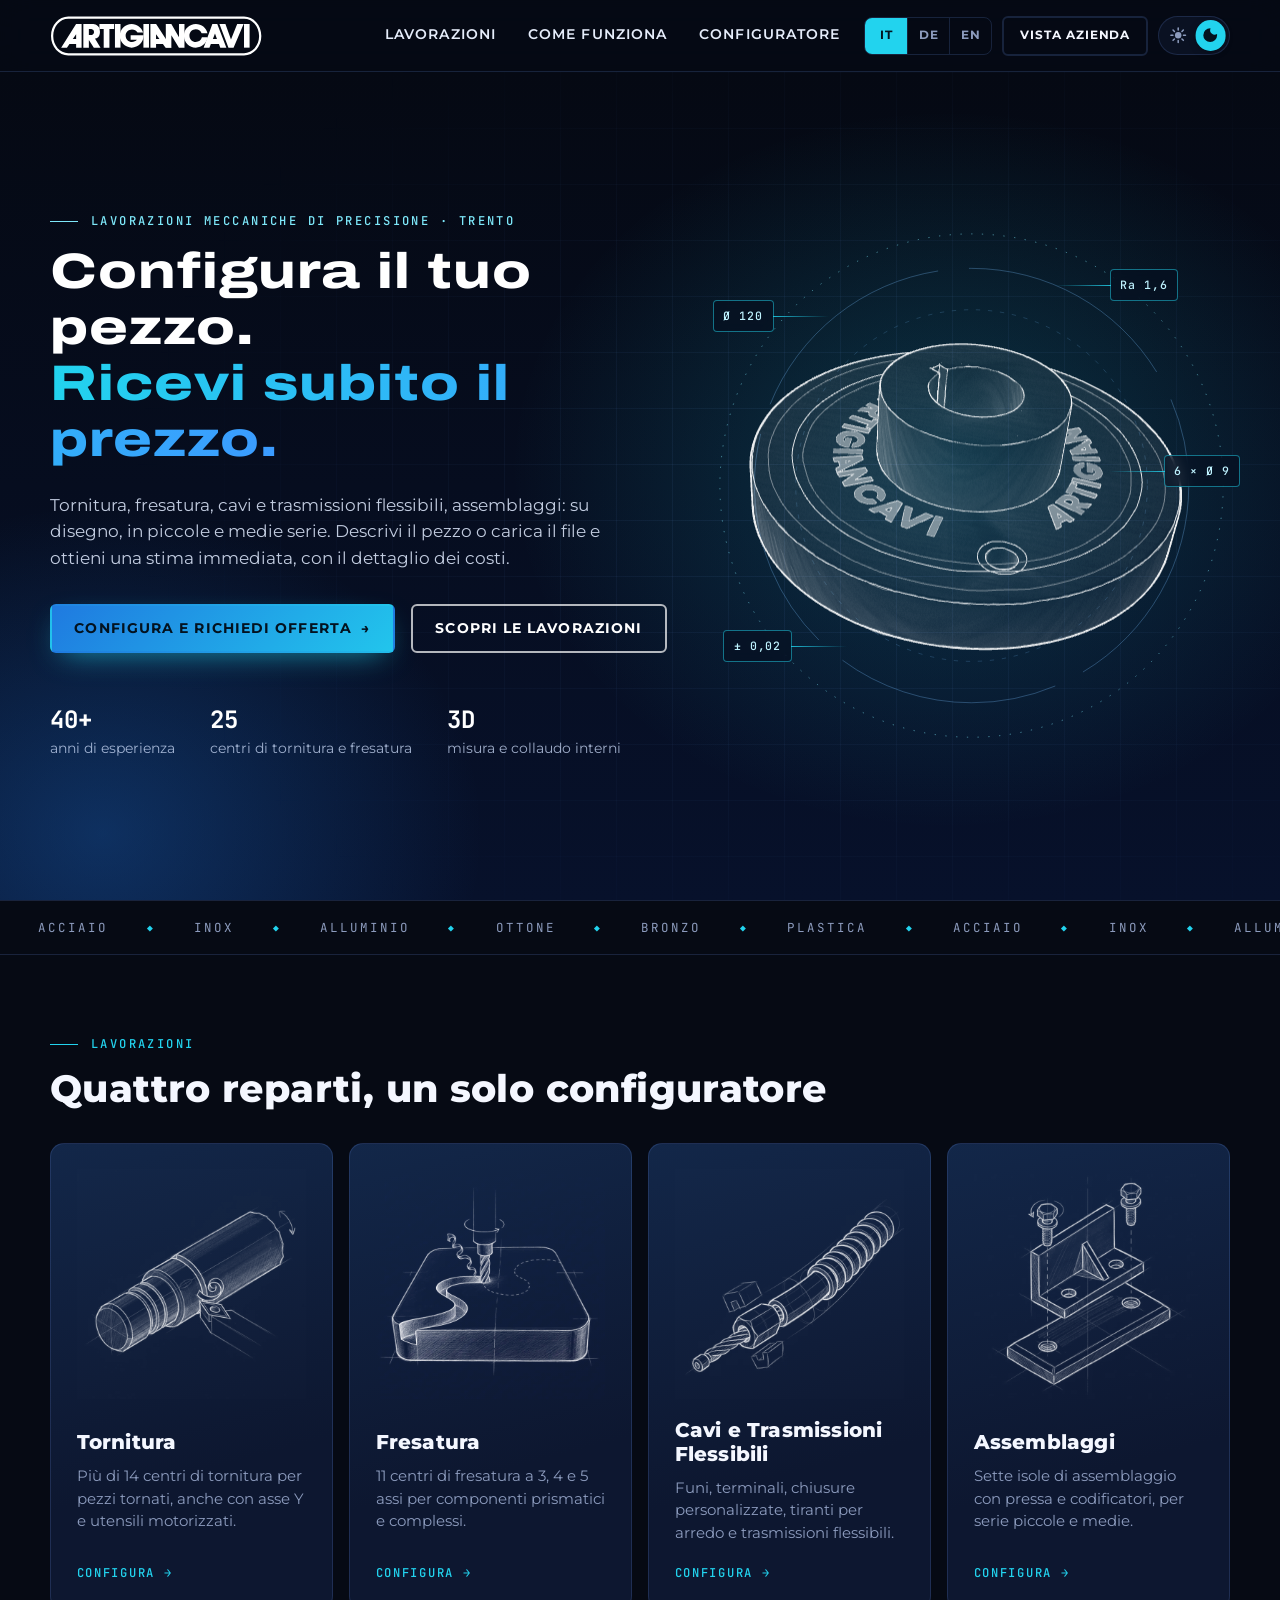
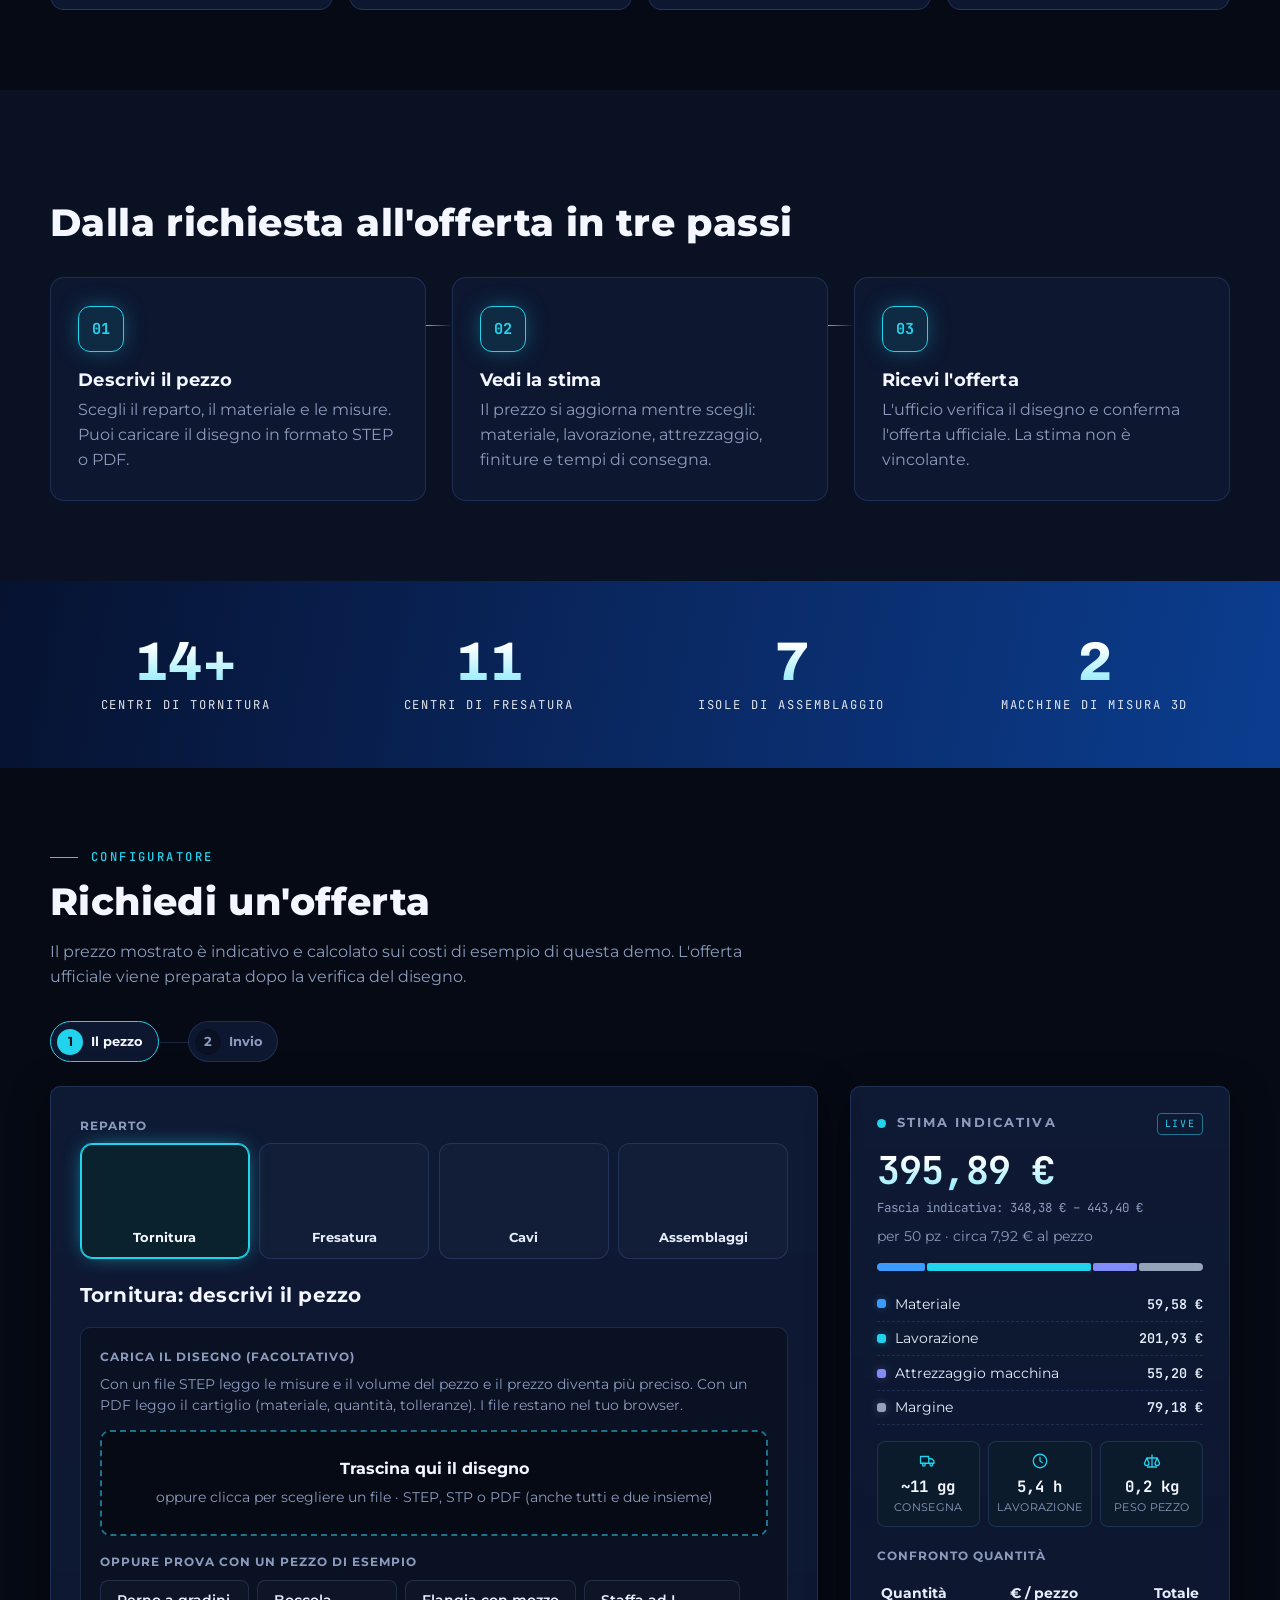
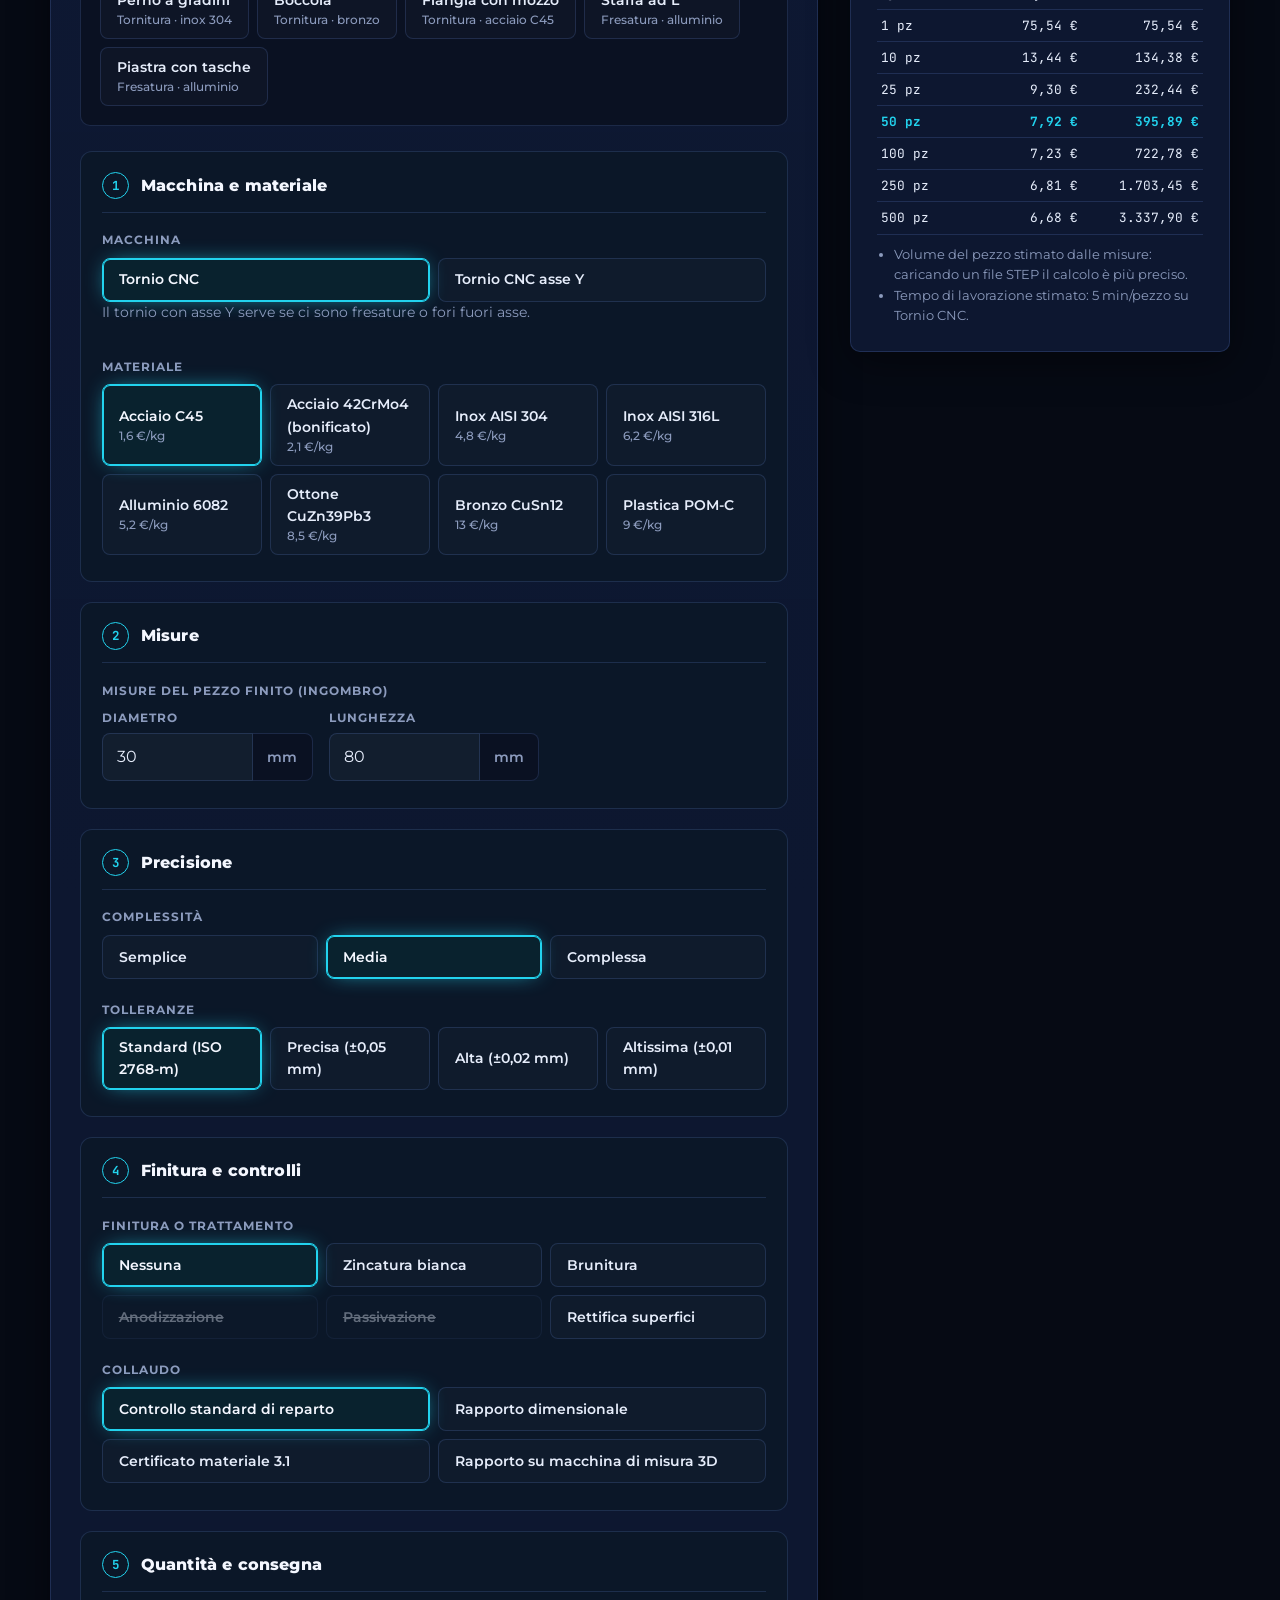
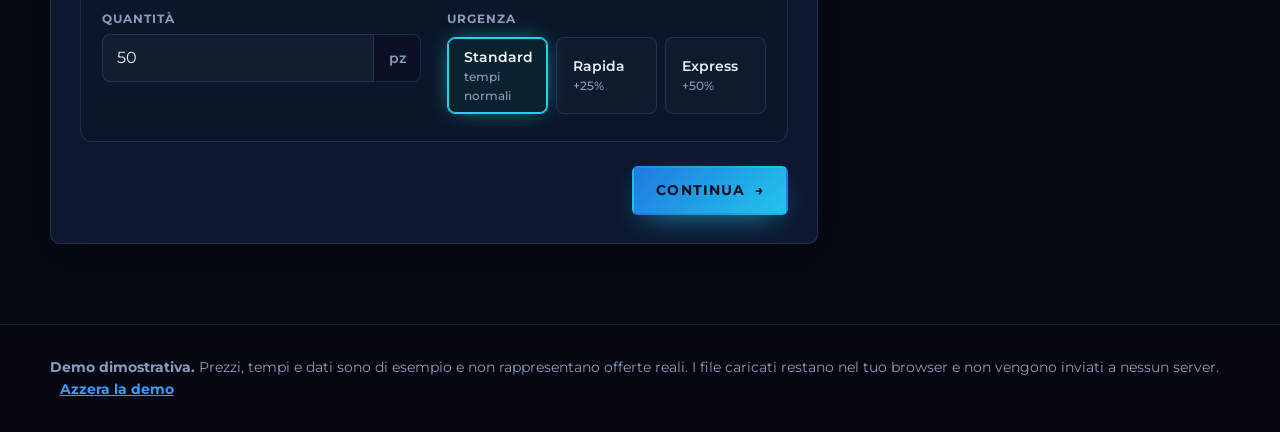
<file: index.html>
<!DOCTYPE html>
<html lang="it" data-theme="dark">
<head>
<meta charset="utf-8">
<meta name="viewport" content="width=device-width, initial-scale=1, viewport-fit=cover">
<meta name="robots" content="noindex, nofollow">
<meta name="color-scheme" content="dark light">
<meta name="theme-color" content="#050913">
<title>Configuratore lavorazioni | Demo</title>
<link rel="icon" href="img/favicon.svg" type="image/svg+xml">
<script>
  /* Tema e animazioni decisi prima del disegno della pagina, per evitare lampi.
     Predefinito: scuro. Il pulsante in alto porta al tema chiaro. */
  (function () {
    var h = document.documentElement;
    try {
      var t = localStorage.getItem("tema");
      if (t !== "dark" && t !== "light") t = "dark";
      h.setAttribute("data-theme", t);
    } catch (e) {}
    if ("IntersectionObserver" in window) h.classList.add("js-anim");
    // Disco della prima schermata: predefinito = disco a matita che ruota; ?disco=immagine = schizzo fermo (immagine); ?disco=3d = metallo che ruota
    if (/[?&]disco=3d/.test(location.search)) h.classList.add("disco-3d");
    else if (/[?&]disco=immagine/.test(location.search)) h.classList.add("disco-immagine");
  })();
</script>
<link rel="preconnect" href="https://fonts.googleapis.com">
<link rel="preconnect" href="https://fonts.gstatic.com" crossorigin>
<link href="https://fonts.googleapis.com/css2?family=Montserrat:wght@400;500;600;700;800&family=Archivo:wdth,wght@125,800&family=JetBrains+Mono:wght@500;700&display=swap" rel="stylesheet">
<!-- Il pezzo 3D della prima schermata parte a scaricarsi subito, in parallelo alla pagina -->
<script type="importmap">{"imports":{"three":"./js/vendor/three.module.min.js"}}</script>
<link rel="preload" as="image" href="img/hero-ruota.webp" type="image/webp" fetchpriority="high">
<link rel="modulepreload" href="js/vendor/three.module.min.js">
<link rel="modulepreload" href="js/hero3d.js?v=61">
<link rel="stylesheet" href="css/style.css?v=61">
</head>
<body>

<header class="top" id="top">
  <a class="logo" href="#/" data-i18n-attr="aria-label:nav.home" aria-label="Home">
    <img class="logo-chiaro" src="img/logo.svg" alt="Artigiancavi" height="40">
    <img class="logo-scuro" src="img/logo-bianco.svg" alt="" height="40">
  </a>
  <nav class="menu" id="menu" data-i18n-attr="aria-label:nav.principale" aria-label="Principale">
    <a href="#reparti" data-vai="reparti" data-i18n="nav.lavorazioni">Lavorazioni</a>
    <a href="#come" data-vai="come" data-i18n="nav.come">Come funziona</a>
    <a href="#configuratore" data-vai="configuratore" data-i18n="nav.configuratore">Configuratore</a>
    <div class="lingue lingue-menu" data-lingue role="group" data-i18n-attr="aria-label:lang.scelta" aria-label="Lingua"></div>
    <a href="#/azienda" id="menu-azienda" class="voce-azienda">Vista azienda</a>
  </nav>
  <div class="top-azioni">
    <div class="lingue lingue-testa" data-lingue role="group" data-i18n-attr="aria-label:lang.scelta" aria-label="Lingua"></div>
    <button class="btn btn-ghost btn-sm" id="btn-vista-azienda" type="button">Vista azienda</button>
    <button class="icona selettore-tema" id="btn-tema" type="button" aria-pressed="true" data-i18n-attr="aria-label:tema.cambia" aria-label="Cambia tema chiaro/scuro">
      <span class="manopola" aria-hidden="true"></span>
      <svg class="sole" viewBox="0 0 24 24" aria-hidden="true"><circle cx="12" cy="12" r="4.2" fill="currentColor"/><path d="M12 2.5v2.6M12 18.9v2.6M2.5 12h2.6M18.9 12h2.6M5.3 5.3l1.8 1.8M16.9 16.9l1.8 1.8M5.3 18.7l1.8-1.8M16.9 7.1l1.8-1.8" stroke="currentColor" stroke-width="2" stroke-linecap="round" fill="none"/></svg>
      <svg class="luna" viewBox="0 0 24 24" aria-hidden="true"><path fill="currentColor" d="M12 3a9 9 0 1 0 9 9c0-.5 0-1-.1-1.4A6 6 0 0 1 12.4 3.1 9 9 0 0 0 12 3z"/></svg>
    </button>
    <button class="icona solo-mobile" id="btn-menu" type="button" data-i18n-attr="aria-label:menu.apri" aria-label="Apri il menu" aria-expanded="false" aria-controls="menu">
      <svg class="ico-barrette" viewBox="0 0 24 24" width="22" height="22" aria-hidden="true"><path fill="currentColor" d="M3 6h18v2H3zm0 5h18v2H3zm0 5h18v2H3z"/></svg>
      <svg class="ico-croce" viewBox="0 0 24 24" width="22" height="22" aria-hidden="true"><path d="M5 5l14 14M19 5L5 19" stroke="currentColor" stroke-width="2.2" stroke-linecap="round" fill="none"/></svg>
    </button>
  </div>
</header>

<main id="vista-pubblica">

  <section class="hero">
    <div class="hero-sfondo" aria-hidden="true"><div class="hero-griglia"></div></div>
    <div class="contenitore hero-corpo">
      <div class="hero-testo">
        <p class="sopratitolo" data-i18n="hero.sopra">Lavorazioni meccaniche di precisione · Trento</p>
        <h1><span data-i18n="hero.t1">Configura il tuo pezzo.</span><br><span class="accento" data-i18n="hero.t2">Ricevi subito il prezzo.</span></h1>
        <p class="lead" data-i18n="hero.lead">Tornitura, fresatura, cavi e trasmissioni flessibili, assemblaggi: su disegno, in piccole e medie serie. Descrivi il pezzo o carica il file e ottieni una stima immediata, con il dettaglio dei costi.</p>
        <div class="hero-bottoni">
          <a class="btn btn-primario" href="#configuratore" data-vai="configuratore"><span data-i18n="hero.cta1">Configura e richiedi offerta</span> <span aria-hidden="true">→</span></a>
          <a class="btn btn-contorno" href="#reparti" data-vai="reparti" data-i18n="hero.cta2">Scopri le lavorazioni</a>
        </div>
        <ul class="hero-punti">
          <li><strong>40+</strong> <span data-i18n="hero.p1">anni di esperienza</span></li>
          <li><strong>25</strong> <span data-i18n="hero.p2">centri di tornitura e fresatura</span></li>
          <li><strong>3D</strong> <span data-i18n="hero.p3">misura e collaudo interni</span></li>
        </ul>
      </div>
      <div class="hero-visual" aria-hidden="true">
        <svg class="hv-anelli" viewBox="0 0 600 600" focusable="false">
          <circle class="anello a1" cx="300" cy="300" r="292"/>
          <circle class="anello a2" cx="300" cy="300" r="252"/>
          <circle class="anello a3" cx="300" cy="300" r="204"/>
        </svg>
        <img class="hv-poster p-ruota" src="img/hero-ruota.webp" alt="" width="900" height="900" decoding="async" fetchpriority="high">
        <img class="hv-poster p-matita" src="img/hero-matita.webp" alt="" width="900" height="900" decoding="async" loading="lazy">
        <img class="hv-poster p-3d" src="img/hero-pezzo.webp" alt="" width="900" height="900" decoding="async" loading="lazy">
        <canvas class="hv-canvas"></canvas>
        <span class="hv-quota q1">Ø 120</span>
        <span class="hv-quota q2">6 × Ø 9</span>
        <span class="hv-quota q3">± 0,02</span>
        <span class="hv-quota q4">Ra 1,6</span>
      </div>
    </div>
  </section>

  <div class="marquee" aria-hidden="true">
    <div class="marquee-pista">
      <div class="marquee-lista">
        <span data-i18n="marq.1">Acciaio</span><span data-i18n="marq.2">Inox</span><span data-i18n="marq.3">Alluminio</span><span data-i18n="marq.4">Ottone</span><span data-i18n="marq.5">Bronzo</span><span data-i18n="marq.6">Plastica</span>
      </div>
      <div class="marquee-lista">
        <span data-i18n="marq.1">Acciaio</span><span data-i18n="marq.2">Inox</span><span data-i18n="marq.3">Alluminio</span><span data-i18n="marq.4">Ottone</span><span data-i18n="marq.5">Bronzo</span><span data-i18n="marq.6">Plastica</span>
      </div>
    </div>
  </div>

  <section class="sezione" id="reparti">
    <div class="contenitore">
      <p class="sopratitolo" data-i18n="rep.sopra">Lavorazioni</p>
      <h2 data-i18n="rep.titolo">Quattro reparti, un solo configuratore</h2>
      <div class="reparti" id="griglia-reparti"></div>
    </div>
  </section>

  <section class="sezione sezione-grigia" id="come">
    <div class="contenitore">
      <p class="sopratitolo" data-i18n="come.sopra">Come funziona</p>
      <h2 data-i18n="come.titolo">Dalla richiesta all'offerta in tre passi</h2>
      <ol class="passi">
        <li><span class="passo-n">01</span><h3 data-i18n="come.1.t">Descrivi il pezzo</h3><p data-i18n="come.1.p">Scegli il reparto, il materiale e le misure. Puoi caricare il disegno in formato STEP o PDF.</p></li>
        <li><span class="passo-n">02</span><h3 data-i18n="come.2.t">Vedi la stima</h3><p data-i18n="come.2.p">Il prezzo si aggiorna mentre scegli: materiale, lavorazione, attrezzaggio, finiture e tempi di consegna.</p></li>
        <li><span class="passo-n">03</span><h3 data-i18n="come.3.t">Ricevi l'offerta</h3><p data-i18n="come.3.p">L'ufficio verifica il disegno e conferma l'offerta ufficiale. La stima non è vincolante.</p></li>
      </ol>
    </div>
  </section>

  <section class="sezione sezione-blu" id="numeri">
    <div class="contenitore numeri">
      <div><strong data-conta="14" data-suffisso="+">14+</strong><span data-i18n="num.1">centri di tornitura</span></div>
      <div><strong data-conta="11">11</strong><span data-i18n="num.2">centri di fresatura</span></div>
      <div><strong data-conta="7">7</strong><span data-i18n="num.3">isole di assemblaggio</span></div>
      <div><strong data-conta="2">2</strong><span data-i18n="num.4">macchine di misura 3D</span></div>
    </div>
  </section>

  <section class="sezione" id="configuratore">
    <div class="contenitore">
      <p class="sopratitolo" data-i18n="cfg.sopra">Configuratore</p>
      <h2 data-i18n="cfg.titolo">Richiedi un'offerta</h2>
      <p class="intro" data-i18n="cfg.intro">Il prezzo mostrato è indicativo e calcolato sui costi di esempio di questa demo. L'offerta ufficiale viene preparata dopo la verifica del disegno.</p>
      <div id="configuratore-app"></div>
    </div>
  </section>

</main>

<main id="vista-azienda" hidden></main>

<footer class="piede">
  <div class="contenitore">
    <p><strong data-i18n="piede.forte">Demo dimostrativa.</strong> <span data-i18n="piede.testo">Prezzi, tempi e dati sono di esempio e non rappresentano offerte reali. I file caricati restano nel tuo browser e non vengono inviati a nessun server.</span> <span id="azzera-slot"></span></p>
  </div>
</footer>

<script src="js/schedario.js?v=61"></script>
<script src="js/prezzi.js?v=61"></script>
<script src="js/testi.js?v=61"></script>
<script src="js/i18n.js?v=61"></script>
<script src="js/file.js?v=61"></script>
<script src="js/app.js?v=61"></script>
<script>
  /* Il disco che ruota si scarica sempre, tranne con ?disco=immagine (schizzo fermo, molto piu' leggero) */
  (function () {
    if (!document.documentElement.classList.contains("disco-immagine")) import("./js/hero3d.js?v=61");
  })();
</script>
</body>
</html>
</file>
<file: css/style.css>
/* ==========================================================================
   STILE — demo configuratore. Struttura: 1 BASE · 2 DESKTOP · 3 TABLET · 4 MOBILE
   Soglie: desktop da 1050px, tablet fino a 1049.98px, mobile stretto fino a 440px
   ========================================================================== */

/* ==========================================================================
   1. BASE (variabili, reset, componenti comuni)
   ========================================================================== */
:root {
  --blu: #0069b4;
  --blu-scuro: #004f8a;
  --navy: #263272;
  --bg: #ffffff;
  --bg-2: #f3f6fb;
  --card: #ffffff;
  --ink: #1b2340;
  --muted: #5a6482;
  --line: #dce2ee;
  --titolo: #263272;
  --ok: #17803f;
  --avviso: #9a5b00;
  --errore: #b3261e;
  --ombra: 0 6px 24px rgba(20, 35, 80, .10);
  --acc: #0069b4;                 /* colore di accento: nel tema chiaro e' il blu Artigiancavi */
  --glow: 0 10px 30px -12px rgba(0, 105, 180, .45);
  --banda: #0069b4;               /* fascia dei numeri */
  --vetro: rgba(255, 255, 255, .86);
  --raggio: 10px;
  --header-h: 72px;
  --font: "Montserrat", system-ui, -apple-system, "Segoe UI", Roboto, sans-serif;
  --mono: "JetBrains Mono", ui-monospace, "SFMono-Regular", Menlo, Consolas, monospace;
}
/* Tema scuro "tecnologico": quasi nero blu, blu Artigiancavi e azzurro elettrico come accento */
html[data-theme="dark"] {
  --blu: #3b9bff;
  --blu-scuro: #1f7ae0;
  --bg: #060a14;
  --bg-2: #0a1122;
  --card: #0d1730;
  --ink: #e6edfb;
  --muted: #8c9bbd;
  --line: rgba(120, 160, 255, .17);
  --titolo: #f4f7ff;
  --ok: #4cc27c;
  --avviso: #f0b255;
  --errore: #ff8a80;
  --ombra: 0 10px 40px rgba(0, 0, 0, .45);
  --acc: #22d3ee;
  --glow: 0 0 0 1px rgba(34, 211, 238, .35), 0 14px 40px -14px rgba(34, 211, 238, .45);
  --banda: linear-gradient(100deg, #061230 0%, #0a2a66 55%, #0b3d8f 100%);
  --vetro: rgba(6, 10, 20, .72);
}

*, *::before, *::after { box-sizing: border-box; }
/* Telefono: niente rettangolo azzurrino al tocco (come negli altri progetti). Resta il segno della tastiera (:focus-visible) e un piccolo
   "premuto" sui riquadri, cosi' si capisce lo stesso che il tocco e' arrivato. */
* { -webkit-tap-highlight-color: transparent; }
a, button, [role="button"], label, summary { touch-action: manipulation; }
.btn:active, .scelta:active, .reparto-tile:active, .icona:active { transform: scale(.97); }
html { font-size: clamp(16px, 1vw, 32px); scroll-behavior: smooth; scroll-padding-top: calc(var(--header-h) + 12px); -webkit-text-size-adjust: 100%; }
html, body { margin: 0; min-height: 100%; }
body { font-family: var(--font); font-size: 1rem; line-height: 1.55; color: var(--ink); background: var(--bg); overflow-x: hidden; }
img, svg { max-width: 100%; }
h1, h2, h3 { margin: 0; line-height: 1.15; color: var(--titolo); letter-spacing: .01em; }
p { margin: 0 0 1em; }
a { color: var(--blu); }
[hidden] { display: none !important; }
button { font: inherit; color: inherit; cursor: pointer; }
input, textarea { font: inherit; color: inherit; }
:focus-visible { outline: 3px solid color-mix(in srgb, var(--blu) 60%, white); outline-offset: 2px; }

.contenitore { width: min(73.75rem, 100% - 48px); margin-inline: auto; }
.sopratitolo { font-family: var(--mono); font-size: .76rem; font-weight: 500; letter-spacing: .2em; text-transform: uppercase; color: var(--acc); margin-bottom: .8rem; display: flex; align-items: center; gap: .8rem; }
.sopratitolo::before { content: ""; width: 28px; height: 1px; background: currentColor; flex: none; }
.logo-scuro { display: none; }
html[data-theme="dark"] .logo-chiaro { display: none; }
html[data-theme="dark"] .logo-scuro { display: block; }
.icona.solo-mobile { display: none; }
.menu .voce-azienda { display: none; }
.dal-file { margin-left: .5rem; vertical-align: middle; }

/* Bottoni */
.btn { display: inline-flex; align-items: center; justify-content: center; gap: .6rem; min-height: 48px; padding: .75rem 1.4rem; border-radius: 6px; border: 2px solid transparent; font-weight: 700; font-size: .85rem; letter-spacing: .08em; text-transform: uppercase; text-decoration: none; background: transparent; transition: background .15s, border-color .15s, transform .05s; }
.btn:active { transform: translateY(1px); }
.btn[disabled] { opacity: .45; cursor: not-allowed; }
.btn-primario { background: var(--blu); color: #fff; }
.btn-primario:hover:not([disabled]) { background: var(--blu-scuro); }
html[data-theme="dark"] .btn-primario { background: linear-gradient(135deg, #1f7ae0 0%, #22c5ec 100%); color: #03121f; box-shadow: 0 10px 30px -12px rgba(34, 211, 238, .75); }
html[data-theme="dark"] .btn-primario:hover:not([disabled]) { background: linear-gradient(135deg, #3b9bff 0%, #5eeaff 100%); box-shadow: 0 12px 36px -10px rgba(34, 211, 238, .95); }
.btn-contorno { border-color: rgba(255, 255, 255, .7); color: #fff; }
.btn-contorno:hover { background: rgba(255, 255, 255, .12); }
.btn-ghost { border-color: var(--line); color: var(--titolo); }
.btn-ghost:hover { border-color: var(--blu); color: var(--blu); }
.btn-sm { min-height: 40px; padding: .45rem 1rem; font-size: .75rem; }
.icona { width: 44px; height: 44px; display: inline-grid; place-items: center; border-radius: 50%; border: 1px solid var(--line); background: transparent; color: var(--titolo); }
.icona:hover { border-color: var(--blu); color: var(--blu); }

/* Schede e campi */
.card { background: var(--card); border: 1px solid var(--line); border-radius: var(--raggio); box-shadow: var(--ombra); }
.campo { display: grid; gap: .35rem; margin-bottom: 1rem; }
.campo > label, .etichetta { font-size: .78rem; font-weight: 700; letter-spacing: .08em; text-transform: uppercase; color: var(--muted); }
.input { width: 100%; min-height: 48px; padding: .6rem .9rem; border: 1.5px solid var(--line); border-radius: 8px; background: var(--bg); color: var(--ink); }
.input:focus { border-color: var(--blu); outline: none; box-shadow: 0 0 0 3px color-mix(in srgb, var(--blu) 25%, transparent); }
.input-unita { display: flex; align-items: stretch; }
.input-unita .input { border-radius: 8px 0 0 8px; min-width: 0; }
.input-unita .unita { display: grid; place-items: center; padding: 0 .9rem; border: 1.5px solid var(--line); border-left: 0; border-radius: 0 8px 8px 0; background: var(--bg-2); color: var(--muted); font-size: .85rem; font-weight: 600; }
.errore-campo { color: var(--errore); font-size: .85rem; font-weight: 600; }
.aiuto { color: var(--muted); font-size: .85rem; }

/* Scelte a pulsante (al posto dei menu a tendina del browser) */
.scelte { display: flex; flex-wrap: wrap; gap: .5rem; }
.scelta { min-height: 44px; padding: .5rem 1rem; border: 1.5px solid var(--line); border-radius: 8px; background: var(--bg); color: var(--ink); font-weight: 600; font-size: .9rem; text-align: left; }
.scelta:hover:not([disabled]) { border-color: var(--blu); }
.scelta[aria-pressed="true"] { border-color: var(--blu); background: color-mix(in srgb, var(--blu) 12%, var(--bg)); color: var(--titolo); box-shadow: inset 0 0 0 1px var(--blu); }
.scelta[disabled] { opacity: .4; cursor: not-allowed; text-decoration: line-through; }
.scelta small { display: block; font-weight: 500; color: var(--muted); font-size: .75rem; }

/* Contatore + e − */
.contatore { display: inline-flex; align-items: center; border: 1.5px solid var(--line); border-radius: 8px; overflow: hidden; }
.contatore button { width: 44px; height: 44px; border: 0; background: var(--bg-2); font-size: 1.2rem; font-weight: 700; }
.contatore span { min-width: 2.5rem; text-align: center; font-weight: 700; }

/* Etichette di stato */
.badge { display: inline-block; padding: .2rem .65rem; border-radius: 99px; font-size: .72rem; font-weight: 700; letter-spacing: .06em; text-transform: uppercase; background: var(--bg-2); color: var(--muted); border: 1px solid var(--line); }
.badge-blu { background: color-mix(in srgb, var(--blu) 14%, var(--bg)); color: var(--blu); border-color: transparent; }
.badge-ok { background: color-mix(in srgb, var(--ok) 15%, var(--bg)); color: var(--ok); border-color: transparent; }
.avviso { padding: .7rem .9rem; border-radius: 8px; font-size: .88rem; background: color-mix(in srgb, var(--avviso) 12%, var(--bg)); color: var(--avviso); border: 1px solid color-mix(in srgb, var(--avviso) 35%, transparent); }
.avviso-errore { background: color-mix(in srgb, var(--errore) 10%, var(--bg)); color: var(--errore); border-color: color-mix(in srgb, var(--errore) 35%, transparent); }

/* ==========================================================================
   2. DESKTOP (stile predefinito, senza @media)
   ========================================================================== */
.top { position: sticky; top: 0; z-index: 50; height: var(--header-h); display: flex; align-items: center; justify-content: space-between; gap: 1.5rem; padding: 0 max(24px, calc((100% - 73.75rem) / 2)); background: var(--vetro); -webkit-backdrop-filter: blur(16px) saturate(1.4); backdrop-filter: blur(16px) saturate(1.4); border-bottom: 1px solid var(--line); }
.logo { display: block; line-height: 0; }
.logo img { height: 40px; width: auto; }
.menu { display: flex; gap: 2rem; margin-left: auto; }
.menu a { color: var(--ink); text-decoration: none; font-weight: 600; font-size: .85rem; letter-spacing: .08em; text-transform: uppercase; padding: .5rem 0; border-bottom: 2px solid transparent; }
.menu a:hover { border-color: var(--blu); color: var(--blu); }
.top-azioni { display: flex; align-items: center; gap: .6rem; }

/* Prima schermata: blu notte nel tema scuro; nel tema chiaro e' su carta da disegno tecnico (vedi sezione 10) */
.hero { position: relative; isolation: isolate; min-height: max(560px, calc(100dvh - var(--header-h))); display: flex; align-items: center; color: #fff; background: #050913; overflow: hidden; }
.hero-sfondo { position: absolute; inset: 0; z-index: -1; background:
  radial-gradient(55% 70% at 74% 48%, rgba(34, 211, 238, .20) 0%, transparent 62%),
  radial-gradient(45% 60% at 8% 92%, rgba(31, 122, 224, .30) 0%, transparent 66%),
  linear-gradient(180deg, #050913 0%, #07112b 100%); }
.hero-griglia { position: absolute; inset: 0; background-image: linear-gradient(rgba(120, 170, 255, .09) 1px, transparent 1px), linear-gradient(90deg, rgba(120, 170, 255, .09) 1px, transparent 1px); background-size: 56px 56px; -webkit-mask-image: radial-gradient(75% 85% at 68% 50%, #000 0%, transparent 78%); mask-image: radial-gradient(75% 85% at 68% 50%, #000 0%, transparent 78%); }
.hero-corpo { position: relative; display: grid; grid-template-columns: minmax(0, 1.22fr) minmax(0, 1fr); gap: 2rem; align-items: center; padding: 3.5rem 0; }
.hero-testo { position: relative; z-index: 2; }
.hero .sopratitolo { color: #7ee8fa; }
/* Titolo nello stile del sito Artigiancavi: carattere largo e pieno (Archivo esteso), maiuscole solo iniziali, bianco con parte finale in azzurro pieno.
   Niente testo a contorno e niente tutto maiuscolo: la grafica deve restare quella di Artigiancavi. */
.hero h1 { font-family: "Archivo", var(--font); font-stretch: 125%; color: #fff; font-size: clamp(1.9rem, 3.9vw, 3.5rem); font-weight: 800; letter-spacing: .02em; line-height: 1.12; text-transform: none; }
.hero h1 .accento { background: linear-gradient(90deg, #22d3ee 0%, #3b9bff 100%); -webkit-background-clip: text; background-clip: text; color: transparent; }
.hero .lead { max-width: 35rem; margin: 1.5rem 0 2rem; font-size: 1.08rem; color: rgba(225, 235, 255, .86); }
.hero-bottoni { display: flex; flex-wrap: wrap; gap: 1rem; }
.hero-punti { display: flex; flex-wrap: wrap; gap: 2.2rem; list-style: none; padding: 0; margin: 3rem 0 0; color: rgba(200, 215, 245, .78); font-size: .86rem; }
.hero-punti strong { display: block; font-family: var(--mono); font-size: 1.5rem; font-weight: 700; color: #fff; }
.hero-testo > * { animation: sale .9s cubic-bezier(.2, .7, .2, 1) both; }
.hero-testo > :nth-child(1) { animation-delay: .05s; }
.hero-testo > :nth-child(2) { animation-delay: .15s; }
.hero-testo > :nth-child(3) { animation-delay: .28s; }
.hero-testo > :nth-child(4) { animation-delay: .4s; }
.hero-testo > :nth-child(5) { animation-delay: .52s; }
@keyframes sale { from { opacity: 0; transform: translateY(18px); } to { opacity: 1; transform: none; } }

/* Il pezzo: foto segnaposto subito, 3D vivo che prende il suo posto con una dissolvenza */
.hero-visual { position: relative; width: min(100%, 38.75rem); aspect-ratio: 1 / 1; justify-self: end; }
.hv-poster, .hv-canvas { position: absolute; inset: 0; width: 100%; height: 100%; }
.hv-poster { object-fit: contain; }   /* scambio foto -> disco ISTANTANEO: con la dissolvenza i due disegni (e le scritte) si vedevano sovrapposti */
.hv-poster { display: none; }
html:not(.disco-3d):not(.disco-immagine) .hv-poster.p-ruota { display: block; }
html.disco-immagine .hv-poster.p-matita { display: block; }
html.disco-3d .hv-poster.p-3d { display: block; }
/* disco a matita (foto di partenza, schizzo fermo e canvas che ruota): nero su carta bianca. Tema chiaro: il bianco sparisce (multiply).
   Tema scuro: colori invertiti (linee chiare su fondo scuro). Cosi' il disco e' sempre uguale agli altri disegni del sito. */
.hv-poster.p-ruota, .hv-poster.p-matita, .hv-canvas.matita { mix-blend-mode: multiply; }
html[data-theme="dark"] .hv-poster.p-ruota, html[data-theme="dark"] .hv-poster.p-matita, html[data-theme="dark"] .hv-canvas.matita { filter: invert(1) brightness(1.12); mix-blend-mode: screen; }
.hv-poster.p-matita { animation: respira 9s ease-in-out infinite; }
@keyframes respira { 0%, 100% { transform: translateY(0) rotate(-.5deg); } 50% { transform: translateY(-9px) rotate(.5deg); } }
@media (prefers-reduced-motion: reduce) { .hv-poster.p-matita { animation: none; } }
.hv-canvas { opacity: 0; }
.hero-visual.pronto .hv-canvas { opacity: 1; }
.hero-visual.pronto .hv-poster { opacity: 0; }
.hv-anelli { position: absolute; inset: 0; width: 100%; height: 100%; overflow: visible; }
.anello { fill: none; stroke: rgba(120, 190, 255, .35); stroke-width: 1; transform-origin: 300px 300px; }
.anello.a1 { stroke: rgba(126, 232, 250, .6); stroke-dasharray: 1.5 11; animation: gira 90s linear infinite; }
.anello.a2 { stroke-dasharray: 260 36; animation: gira 60s linear infinite reverse; }
.anello.a3 { stroke: rgba(120, 190, 255, .22); stroke-dasharray: 5 9; animation: gira 120s linear infinite; }
@keyframes gira { to { transform: rotate(360deg); } }
.hv-quota { position: absolute; z-index: 3; font-family: var(--mono); font-size: .72rem; font-weight: 500; letter-spacing: .08em; color: #bff3ff; padding: .38rem .6rem; border: 1px solid rgba(34, 211, 238, .5); background: rgba(5, 14, 30, .6); -webkit-backdrop-filter: blur(6px); backdrop-filter: blur(6px); border-radius: 4px; opacity: 0; animation: compare .7s ease forwards; white-space: nowrap; }
.hv-quota::after { content: ""; position: absolute; top: 50%; height: 1px; width: 56px; }
.hv-quota.q1::after, .hv-quota.q3::after { left: 100%; background: linear-gradient(90deg, rgba(34, 211, 238, .85), transparent); }
.hv-quota.q2::after, .hv-quota.q4::after { right: 100%; background: linear-gradient(270deg, rgba(34, 211, 238, .85), transparent); }
.hv-quota.q1 { top: 14%; left: 0; animation-delay: .9s; }
.hv-quota.q2 { top: 44%; right: -2%; animation-delay: 1.1s; }
.hv-quota.q3 { bottom: 16%; left: 2%; animation-delay: 1.3s; }
.hv-quota.q4 { top: 8%; right: 10%; animation-delay: 1.5s; }
@keyframes compare { from { opacity: 0; transform: translateY(8px); } to { opacity: 1; transform: none; } }

/* Striscia dei materiali */
.marquee { overflow: hidden; border-block: 1px solid var(--line); background: var(--bg); }
.marquee-pista { display: flex; width: max-content; animation: scorri 42s linear infinite; }
.marquee-lista { display: flex; flex: none; }
.marquee-lista span { padding: 1.05rem 0 1.05rem 2.4rem; font-family: var(--mono); font-size: .78rem; letter-spacing: .24em; text-transform: uppercase; color: var(--muted); white-space: nowrap; }
.marquee-lista span::after { content: "\25C6"; margin-left: 2.4rem; color: var(--acc); font-size: .6rem; }
@keyframes scorri { to { transform: translateX(-50%); } }

.sezione { padding: 5rem 0; }
.sezione h2 { font-size: clamp(1.6rem, 3vw, 2.4rem); font-weight: 800; margin-bottom: 2rem; }
.sezione .intro { max-width: 720px; color: var(--muted); margin: -1rem 0 2rem; }
.sezione-grigia { background: var(--bg-2); }
.sezione-blu { background: var(--banda); color: #fff; padding: 3.2rem 0; }

/* Riquadri dei reparti */
.reparti { display: grid; grid-template-columns: repeat(4, minmax(0, 1fr)); gap: 1rem; }
.reparto-tile { position: relative; overflow: hidden; display: flex; flex-direction: column; justify-content: space-between; gap: 1.2rem; min-height: 0; padding: 1.6rem; text-align: left; color: var(--ink); background: linear-gradient(165deg, color-mix(in srgb, var(--card) 88%, var(--blu)) 0%, var(--card) 68%); border: 1px solid var(--line); border-radius: 14px; transition: transform .25s ease, border-color .25s ease, box-shadow .25s ease; }
.reparto-tile::before { content: ""; position: absolute; inset: 0; background: radial-gradient(120% 80% at 100% 0%, color-mix(in srgb, var(--acc) 24%, transparent), transparent 62%); opacity: 0; transition: opacity .3s ease; pointer-events: none; }
.reparto-tile:hover { transform: translateY(-4px); border-color: var(--acc); box-shadow: var(--glow); }
.reparto-tile:hover::before { opacity: 1; }
.rt-testa { position: relative; }
/* schizzo a matita senza cornice: tema chiaro = linee scure (il bianco sparisce); tema scuro = linee chiare (colori invertiti) */
.rt-foto { display: block; width: 100%; height: auto; aspect-ratio: 1 / 1; object-fit: contain; mix-blend-mode: multiply; transition: transform .4s ease, filter .3s ease; }
html[data-theme="dark"] .rt-foto { filter: invert(1) brightness(1.15); mix-blend-mode: screen; }
.reparto-tile:hover .rt-foto { transform: scale(1.04); }
html[data-theme="dark"] .reparto-tile:hover .rt-foto { filter: invert(1) brightness(1.3) drop-shadow(0 0 8px rgba(34, 211, 238, .55)); }
.rt-testo { position: relative; }
.reparto-tile h3 { font-size: 1.28rem; font-weight: 800; letter-spacing: .01em; color: var(--titolo); }
.reparto-tile p { color: var(--muted); font-size: .92rem; margin: .7rem 0 0; }
.reparto-tile .vai { position: relative; font-family: var(--mono); font-weight: 500; font-size: .76rem; letter-spacing: .14em; text-transform: uppercase; color: var(--acc); }

/* Come funziona: tre passi collegati */
.passi { display: grid; grid-template-columns: repeat(3, minmax(0, 1fr)); gap: 1.6rem; list-style: none; padding: 0; margin: 0; counter-reset: passo; }
.passi li { position: relative; padding: 1.7rem; background: var(--card); border: 1px solid var(--line); border-radius: 14px; }
.passi li:not(:last-child)::after { content: ""; position: absolute; top: 2.9rem; left: calc(100% + 1px); width: 1.6rem; height: 1px; background: linear-gradient(90deg, var(--acc), transparent); }
.passi h3 { font-size: 1.15rem; margin: 1.1rem 0 .5rem; }
.passi p { margin: 0; color: var(--muted); }
.passo-n { display: inline-grid; place-items: center; min-width: 46px; height: 46px; padding: 0 .4rem; border-radius: 12px; border: 1px solid var(--acc); color: var(--acc); font-family: var(--mono); font-size: .95rem; font-weight: 700; background: color-mix(in srgb, var(--acc) 10%, transparent); box-shadow: 0 0 24px -6px color-mix(in srgb, var(--acc) 60%, transparent); }

/* Numeri */
.numeri { display: grid; grid-template-columns: repeat(4, minmax(0, 1fr)); gap: 2rem; text-align: center; }
.numeri strong { display: block; font-family: "Archivo", var(--font); font-size: clamp(2.2rem, 4.4vw, 3.4rem); font-weight: 800; line-height: 1.1; font-variant-numeric: tabular-nums; }
html[data-theme="dark"] .numeri strong { background: linear-gradient(180deg, #ffffff 20%, #7ee8fa 100%); -webkit-background-clip: text; background-clip: text; color: transparent; }
.numeri span { font-family: var(--mono); font-size: .76rem; letter-spacing: .16em; text-transform: uppercase; opacity: .88; }

/* Comparsa allo scorrimento (solo se il browser lo supporta: vedi lo script nell'HTML) */
.js-anim .rivela { opacity: 0; }
.js-anim .rivela.visto { opacity: 1; animation: rivela-su .85s cubic-bezier(.2, .7, .2, 1) backwards; animation-delay: var(--ritardo, 0s); }
.js-anim .rivela.visto.subito { animation: none; }
@keyframes rivela-su { from { opacity: 0; transform: translateY(26px); } to { opacity: 1; transform: none; } }
@media (prefers-reduced-motion: reduce) {
  .js-anim .rivela { opacity: 1; }
  .js-anim .rivela.visto { animation: none; }
  .hero-testo > *, .hv-quota { animation: none; opacity: 1; }
  .anello { animation: none; }
  .hv-poster, .hv-canvas { transition: none; }
}

/* Configuratore */
.cfg { display: grid; grid-template-columns: minmax(0, 1fr) 380px; gap: 2rem; align-items: start; }
.cfg-passi { display: flex; gap: .5rem; margin-bottom: 1.5rem; flex-wrap: wrap; }
.cfg-passo { display: inline-flex; align-items: center; gap: .5rem; padding: .4rem .9rem .4rem .4rem; border: 1px solid var(--line); border-radius: 99px; font-size: .8rem; font-weight: 700; color: var(--muted); background: var(--card); }
.cfg-passo b { display: grid; place-items: center; width: 26px; height: 26px; border-radius: 50%; background: var(--bg-2); font-size: .8rem; }
.cfg-passo.attivo { color: var(--titolo); border-color: var(--blu); }
.cfg-passo.attivo b { background: var(--blu); color: #fff; }
.cfg-passo.fatto b { background: var(--ok); color: #fff; }
.cfg-box { padding: 1.8rem; }
.cfg-box h3 { font-size: 1.25rem; margin-bottom: 1.2rem; }
.cfg-gruppo { margin-bottom: 1.6rem; }
.cfg-gruppo > .etichetta { display: block; margin-bottom: .5rem; }
.cfg-griglia { display: grid; grid-template-columns: repeat(3, 1fr); gap: 1rem; }
.cfg-azioni { display: flex; justify-content: space-between; gap: 1rem; margin-top: 1.5rem; }

.prezzo { position: sticky; top: calc(var(--header-h) + 16px); padding: 1.6rem; }
.prezzo h3 { font-size: .8rem; letter-spacing: .16em; text-transform: uppercase; color: var(--muted); margin-bottom: .6rem; }
.prezzo-grande { font-size: 1.75rem; font-weight: 800; color: var(--titolo); line-height: 1.1; }
.prezzo-sotto { color: var(--muted); font-size: .9rem; margin: .3rem 0 1rem; }
.prezzo-vuoto { color: var(--muted); }
.voci { list-style: none; padding: 0; margin: 1rem 0; font-size: .9rem; }
.voci li { display: grid; grid-template-columns: 1fr auto; gap: .5rem; padding: .35rem 0; border-bottom: 1px dashed var(--line); }
.voci li span:last-child { font-variant-numeric: tabular-nums; font-weight: 600; }
.barra { height: 6px; background: var(--bg-2); border-radius: 3px; overflow: hidden; display: flex; margin: .3rem 0 1rem; }
.barra i { display: block; height: 100%; }
.dati-rapidi { display: grid; grid-template-columns: repeat(3, minmax(0, 1fr)); gap: .5rem; margin: 1rem 0; }
.dati-rapidi div { padding: .6rem .3rem; min-width: 0; background: var(--bg-2); border-radius: 8px; text-align: center; }
.dati-rapidi strong { display: block; font-size: 1.05rem; color: var(--titolo); }
.dati-rapidi span { display: block; font-size: .66rem; letter-spacing: .03em; text-transform: uppercase; color: var(--muted); overflow-wrap: anywhere; hyphens: auto; }
.tab-quantita { width: 100%; border-collapse: collapse; font-size: .85rem; margin-top: .4rem; }
.tab-quantita th, .tab-quantita td { padding: .35rem .3rem; text-align: right; border-bottom: 1px solid var(--line); }
.tab-quantita th:first-child, .tab-quantita td:first-child { text-align: left; }
.tab-quantita tr.corrente td { font-weight: 700; color: var(--blu); }
.note-prezzo { font-size: .82rem; color: var(--muted); margin: .8rem 0 0; padding-left: 1.1rem; }
.stack > * + * { margin-top: .6rem; }

.riepilogo { display: grid; grid-template-columns: repeat(2, 1fr); gap: .4rem 2rem; margin: 0 0 1.5rem; }
.riepilogo div { display: flex; justify-content: space-between; gap: 1rem; padding: .4rem 0; border-bottom: 1px dashed var(--line); font-size: .92rem; }
.riepilogo dt { color: var(--muted); }
.riepilogo dd { margin: 0; font-weight: 600; text-align: right; }
.successo { padding: 2rem; text-align: center; }
.successo h3 { margin-bottom: .6rem; }

/* Vista azienda */
.az { padding: 2rem 0 4rem; min-height: 70dvh; }
.az-barra { display: flex; flex-wrap: wrap; align-items: center; justify-content: space-between; gap: 1rem; margin-bottom: 1.5rem; }
.az-barra h2 { font-size: 1.6rem; }
.az-banner { padding: .8rem 1rem; margin-bottom: 1.5rem; border-radius: 8px; background: color-mix(in srgb, var(--blu) 10%, var(--bg)); border: 1px solid color-mix(in srgb, var(--blu) 30%, transparent); font-size: .9rem; }
.az-tabs { display: flex; gap: .5rem; margin-bottom: 1.5rem; }
.az-layout { display: grid; grid-template-columns: 340px minmax(0, 1fr); gap: 1.5rem; align-items: start; }
.az-elenco { display: grid; gap: .6rem; }
.az-voce { display: grid; gap: .25rem; padding: .9rem 1rem; text-align: left; border: 1.5px solid var(--line); border-radius: 10px; background: var(--card); }
.az-voce:hover { border-color: var(--blu); }
.az-voce[aria-current="true"] { border-color: var(--blu); box-shadow: inset 0 0 0 1px var(--blu); }
.az-voce .riga { display: flex; justify-content: space-between; gap: .5rem; font-size: .88rem; }
.az-voce .id { font-weight: 800; color: var(--titolo); }
.az-dettaglio { padding: 1.6rem; }
.az-dettaglio h3 { font-size: 1.3rem; margin-bottom: .3rem; }
.az-sezione { margin-top: 1.6rem; }
.az-sezione > h4 { margin: 0 0 .6rem; font-size: .78rem; letter-spacing: .14em; text-transform: uppercase; color: var(--muted); }
.risposta { padding: 1rem 1.2rem; border-left: 4px solid var(--blu); background: var(--bg-2); border-radius: 0 8px 8px 0; white-space: pre-line; font-size: .95rem; }
.az-azioni { display: flex; flex-wrap: wrap; align-items: center; gap: 1rem; margin-top: 1rem; }
.schedario-tab { width: 100%; border-collapse: collapse; font-size: .9rem; }
.schedario-tab th, .schedario-tab td { padding: .5rem .6rem; border-bottom: 1px solid var(--line); text-align: left; }
.schedario-tab input { width: 110px; min-height: 38px; text-align: right; }
.schedario-blocco { padding: 1.4rem; margin-bottom: 1.5rem; }
.schedario-blocco h3 { font-size: 1.05rem; margin-bottom: .8rem; }

.piede { padding: 2rem 0; background: var(--bg-2); border-top: 1px solid var(--line); color: var(--muted); font-size: .85rem; }
.piede p { margin: 0; }

/* ==========================================================================
   3. TABLET (441px – 1049.98px)
   ========================================================================== */
@media (max-width: 1049.98px) {
  :root { --header-h: 64px; }
  .contenitore { width: min(1180px, 100% - 40px); }
  .icona.solo-mobile { display: inline-grid; }
  .menu { position: fixed; inset: var(--header-h) 0 auto 0; flex-direction: column; gap: 0; margin: 0; padding: .5rem 20px 1rem; background: var(--bg); border-bottom: 1px solid var(--line); box-shadow: var(--ombra); transform: translateY(-120%); visibility: hidden; transition: transform .2s, visibility .2s; }
  .menu.aperto { transform: none; visibility: visible; }
  .menu a { padding: .9rem 0; border-bottom: 1px solid var(--line); }
  .hero { min-height: auto; }
  .hero-corpo { padding: 2.5rem 0 3rem; }
  .hero-visual { width: min(100%, 440px); }
  .reparti { grid-template-columns: repeat(2, minmax(0, 1fr)); }
  .reparto-tile { min-height: 250px; }
  .passi { grid-template-columns: minmax(0, 1fr); }
  .passi li:not(:last-child)::after { display: none; }
  .numeri { grid-template-columns: repeat(2, minmax(0, 1fr)); }
  .cfg { grid-template-columns: minmax(0, 1fr); }
  .prezzo { position: static; }
  .cfg-griglia { grid-template-columns: repeat(2, 1fr); }
  .az-layout { grid-template-columns: minmax(0, 1fr); }
}
/* Tablet in verticale: schede impilate e scheda del prezzo sotto il modulo */
@media (max-width: 1049.98px) and (orientation: portrait) {
  .sezione { padding: 3.5rem 0; }
  .riepilogo { grid-template-columns: minmax(0, 1fr); }
  .hero-corpo { grid-template-columns: minmax(0, 1fr); gap: 1rem; }
  .hero-visual { order: -1; justify-self: center; width: min(78vw, 460px); }
}
/* Tablet in orizzontale: si sfrutta la larghezza, prezzo accanto al modulo */
@media (min-width: 760px) and (max-width: 1049.98px) and (orientation: landscape) {
  .cfg { grid-template-columns: minmax(0, 1fr) 320px; }
  .prezzo { position: sticky; top: calc(var(--header-h) + 12px); }
  .az-layout { grid-template-columns: 300px minmax(0, 1fr); }
}
/* Telefono ruotato: blocco compatto */
@media (max-width: 980px) and (orientation: landscape) {
  .hero-corpo { grid-template-columns: minmax(0, 1.1fr) minmax(0, .9fr); gap: 1.2rem; padding: 1.6rem 0; }
  .hero-visual { order: 0; width: min(100%, 64dvh); justify-self: end; }
  .hero-punti { display: none; }
  .sezione { padding: 2.5rem 0; }
}

/* ==========================================================================
   4. MOBILE STRETTO (fino a 440px)
   ========================================================================== */
@media (max-width: 440px) {
  .contenitore { width: calc(100% - 32px); }
  .top { padding: 0 16px; gap: .5rem; }
  .logo img { height: 30px; }
  #btn-vista-azienda { display: none; }
  .menu .voce-azienda { display: block; margin-top: .9rem; padding: .9rem 1rem; text-align: center; font-weight: 800; color: #fff; background: var(--blu); border: 0; border-radius: 6px; }
  .hero-corpo { padding: 1.4rem 0 2.6rem; }
  .hero-visual { width: min(86vw, 350px); }
  .hv-quota { font-size: .62rem; padding: .28rem .45rem; }
  .hv-quota::after { width: 28px; }
  .hv-quota.q4 { display: none; }
  .hero .lead { font-size: 1rem; }
  .hero-bottoni .btn { width: 100%; }
  .hero-punti { gap: 1.4rem; margin-top: 2rem; }
  .reparti { grid-template-columns: minmax(0, 1fr); }
  .reparto-tile { min-height: 0; gap: 1.2rem; padding: 1.3rem 1.2rem; }
  .rt-foto { aspect-ratio: 4 / 3; }
  .reparto-tile h3 { font-size: 1.2rem; }
  .numeri { gap: 1.6rem 1rem; }
  .cfg-box { padding: 1.2rem; }
  .cfg-griglia { grid-template-columns: minmax(0, 1fr); }
  .cfg-azioni { flex-direction: column-reverse; }
  .cfg-azioni .btn { width: 100%; }
  .cfg-passo span { display: none; }
  .cfg-passo.attivo span { display: inline; }
  .dati-rapidi { grid-template-columns: repeat(3, minmax(0, 1fr)); }
  .prezzo-grande { font-size: 1.6rem; }
  .az-barra .btn { width: 100%; }
  .schedario-tab input { width: 90px; }
}

/* ==========================================================================
   5. CARICAMENTO FILE E ANTEPRIMA 3D
   ========================================================================== */
.file-card { padding: 1.2rem; border: 1px solid var(--line); border-radius: var(--raggio); background: var(--bg-2); }
.file-input { position: absolute; width: 1px; height: 1px; opacity: 0; overflow: hidden; pointer-events: none; }
.dropzone { display: grid; gap: .3rem; justify-items: center; text-align: center; padding: 1.6rem 1rem; border: 2px dashed color-mix(in srgb, var(--blu) 55%, var(--line)); border-radius: var(--raggio); background: var(--bg); cursor: pointer; transition: background .15s, border-color .15s; }
.dropzone:hover, .dropzone.sopra { border-color: var(--blu); background: color-mix(in srgb, var(--blu) 8%, var(--bg)); }
.dropzone strong { color: var(--titolo); }
.dropzone span { color: var(--muted); font-size: .88rem; }
.file-esito { margin-top: 1rem; }
.file-step, .file-pdf { display: grid; grid-template-columns: minmax(0, 1.2fr) minmax(0, 1fr); gap: 1.2rem; align-items: start; }
.viewer3d { position: relative; width: 100%; height: 300px; border-radius: var(--raggio); background: radial-gradient(circle at 50% 40%, color-mix(in srgb, var(--blu) 14%, var(--bg)), var(--bg-2)); border: 1px solid var(--line); overflow: hidden; touch-action: none; cursor: grab; }
.viewer3d canvas { display: block; width: 100%; height: 100%; }
.viewer-attesa { display: grid; place-items: center; color: var(--muted); font-size: .9rem; padding: 1rem; text-align: center; cursor: default; }
.viewer-slot { display: grid; place-items: center; min-height: 80px; color: var(--muted); font-size: .9rem; margin-bottom: 1rem; }
.viewer-slot.pronto { display: block; }
.anteprima-pdf { width: 100%; height: auto; border: 1px solid var(--line); border-radius: 6px; background: #fff; }
@media (max-width: 1049.98px) and (orientation: portrait) { .file-step, .file-pdf { grid-template-columns: minmax(0, 1fr); } }
@media (max-width: 440px) { .viewer3d { height: 240px; } .dropzone { padding: 1.2rem .8rem; } }
.link-piede { border: 0; background: none; padding: 0 0 0 .6rem; color: var(--blu); font-weight: 700; text-decoration: underline; cursor: pointer; font-size: inherit; }

/* ==========================================================================
   6. LINGUE E ALLINEAMENTI
   ========================================================================== */
/* Selettore di lingua (IT · DE · EN) */
.lingue { display: inline-flex; border: 1px solid var(--line); border-radius: 8px; overflow: hidden; }
.lingua { min-width: 42px; min-height: 36px; padding: 0 .65rem; border: 0; background: transparent; color: var(--muted); font-weight: 700; font-size: .75rem; letter-spacing: .08em; }
.lingua + .lingua { border-left: 1px solid var(--line); }
.lingua:hover:not([aria-pressed="true"]) { color: var(--blu); }
.lingua[aria-pressed="true"] { background: var(--blu); color: #fff; }
.lingue-menu { display: none; }
.lingua-cliente { font-size: .72rem; font-weight: 700; letter-spacing: .08em; padding: .1rem .5rem; border: 1px solid var(--line); border-radius: 6px; color: var(--muted); }

/* Righe con contatore (operazioni di assemblaggio): nome a sinistra, contatore a destra, tutte allineate */
.riga-contatore { display: grid; grid-template-columns: minmax(0, 1fr) auto; align-items: center; gap: 1rem; padding: .45rem 0; border-bottom: 1px dashed var(--line); }
.riga-contatore:last-child { border-bottom: 0; }
.campo > label.etichetta-check { display: flex; gap: .6rem; align-items: flex-start; text-transform: none; letter-spacing: 0; font-weight: 500; font-size: .9rem; color: var(--ink); }
.etichetta-check input { margin-top: .25rem; flex: none; }

/* Schedario dei costi: righe a colonne fisse (nome | valore + unita'), cosi' tutto e' incolonnato */
.sched-griglia { display: grid; grid-template-columns: repeat(2, minmax(0, 1fr)); gap: 1.5rem; align-items: start; margin-bottom: 1.5rem; }
.sched-colonna { display: grid; gap: 1.5rem; }
.schedario-blocco { padding: 1.4rem; margin-bottom: 0; }
.schedario-blocco h3 { margin-bottom: .6rem; }
.sched-riga { display: grid; grid-template-columns: minmax(0, 1fr) 210px; gap: 1rem; align-items: center; padding: .55rem 0; border-bottom: 1px solid var(--line); }
.sched-riga:last-child { border-bottom: 0; }
.sched-nome { font-weight: 500; overflow-wrap: anywhere; }
.sched-campo { width: 100%; }
.sched-campo .input { text-align: right; font-variant-numeric: tabular-nums; }
.sched-campo .unita { min-width: 84px; white-space: nowrap; }
.az-tabs .scelta { min-width: 8rem; }

@media (max-width: 1049.98px) {
  .lingue-testa { display: none; }
  .menu .lingue-menu { display: inline-flex; align-self: flex-start; margin: .9rem 0 .2rem; }
  .sched-griglia { grid-template-columns: minmax(0, 1fr); }
}
@media (max-width: 440px) {
  .sched-riga { grid-template-columns: minmax(0, 1fr); gap: .35rem; }
  .schedario-blocco { padding: 1.1rem; }
}

/* Campi con un solo numero (quantita', lunghezza, costo): non serve che siano larghi quanto il modulo */
.cfg-gruppo > .campo > .input-unita { max-width: 280px; }

/* Telefono: scelte ordinate (righe a tutta larghezza, oppure colonne uguali per i nomi corti) */
@media (max-width: 440px) {
  .scelte:not(.compatte) > .scelta { flex: 1 1 100%; }
  .scelte.compatte > .scelta { flex: 1 1 calc(33.333% - .4rem); min-width: 0; text-align: center; padding-inline: .5rem; }
}

/* ==========================================================================
   7. TEMA SCURO TECNOLOGICO: ritocchi ai componenti comuni
   ========================================================================== */
html[data-theme="dark"] .card { background: linear-gradient(180deg, rgba(22, 38, 78, .55) 0%, var(--card) 60%); }
html[data-theme="dark"] .scelta { background: rgba(255, 255, 255, .02); }
html[data-theme="dark"] .scelta:hover:not([disabled]) { border-color: var(--acc); }
html[data-theme="dark"] .scelta[aria-pressed="true"] { border-color: var(--acc); box-shadow: inset 0 0 0 1px var(--acc), 0 0 22px -8px var(--acc); background: color-mix(in srgb, var(--acc) 12%, var(--bg)); }
html[data-theme="dark"] .input { background: rgba(255, 255, 255, .03); }
html[data-theme="dark"] .input:focus { border-color: var(--acc); box-shadow: 0 0 0 3px color-mix(in srgb, var(--acc) 25%, transparent); }
html[data-theme="dark"] .menu a:hover { border-color: var(--acc); color: var(--acc); }
html[data-theme="dark"] .lingua[aria-pressed="true"] { background: var(--acc); color: #031420; }
html[data-theme="dark"] .cfg-passo.attivo { border-color: var(--acc); }
html[data-theme="dark"] .cfg-passo.attivo b { background: var(--acc); color: #031420; }
html[data-theme="dark"] .dropzone { border-color: color-mix(in srgb, var(--acc) 45%, var(--line)); }
html[data-theme="dark"] .dropzone:hover, html[data-theme="dark"] .dropzone.sopra { border-color: var(--acc); background: color-mix(in srgb, var(--acc) 8%, var(--bg)); }
html[data-theme="dark"] .piede { background: #04070f; }
html[data-theme="dark"] .anteprima-pdf { filter: brightness(.92); }

/* ==========================================================================
   8. CONFIGURATORE "CABINA DI COMANDO" E VISTA AZIENDA
   ========================================================================== */
/* Barra dei passi: collegati da una linea che si accende */
.cfg-passi { gap: 0; align-items: center; }
.cfg-passo + .cfg-passo { margin-left: 1.8rem; position: relative; }
.cfg-passo + .cfg-passo::before { content: ""; position: absolute; left: -1.8rem; top: 50%; width: 1.8rem; height: 1px; background: var(--line); }
.cfg-passo.attivo::before, .cfg-passo.fatto + .cfg-passo::before { background: var(--acc); }

/* Passo 1: riquadri dei reparti con icona */
.rc-foto-box { display: block; flex: none; width: 8rem; height: 8rem; }
.rc-foto { display: block; width: 100%; height: 100%; object-fit: contain; mix-blend-mode: multiply; }
/* schizzo a matita: tema chiaro = linee scure su sfondo trasparente; tema scuro = linee chiare (colori invertiti), il fondo sparisce */
html[data-theme="dark"] .rc-foto { filter: invert(1) brightness(1.15); mix-blend-mode: screen; }

/* Scheda del prezzo */
.prezzo-testa { display: flex; align-items: center; gap: .7rem; margin-bottom: 1rem; }
.prezzo-testa h3 { margin: 0; flex: 1; }
.led { width: 9px; height: 9px; flex: none; border-radius: 50%; background: var(--acc); animation: pulsa 2.2s ease-out infinite; }
@keyframes pulsa { 0% { box-shadow: 0 0 0 0 color-mix(in srgb, var(--acc) 65%, transparent); } 70% { box-shadow: 0 0 0 9px transparent; } 100% { box-shadow: 0 0 0 0 transparent; } }
.live { font-family: var(--mono); font-size: .62rem; letter-spacing: .16em; padding: .15rem .45rem; border: 1px solid color-mix(in srgb, var(--acc) 50%, transparent); border-radius: 4px; color: var(--acc); }
.prezzo-hero { margin: .1rem 0 .5rem; }
.prezzo-grande { font-family: var(--mono); font-size: clamp(1.9rem, 3vw, 2.5rem); font-weight: 700; line-height: 1.05; letter-spacing: -.02em; font-variant-numeric: tabular-nums; }
html[data-theme="dark"] .prezzo-grande { background: linear-gradient(180deg, #ffffff 15%, #7ee8fa 115%); -webkit-background-clip: text; background-clip: text; color: transparent; }
.prezzo-range { margin: .4rem 0 0; font-family: var(--mono); font-size: .78rem; color: var(--muted); }
.prezzo-sotto { margin: .1rem 0 1rem; }
.barra { height: 8px; gap: 2px; border-radius: 4px; background: transparent; }
.barra i { border-radius: 2px; }
.voci li { align-items: center; }
.voce-nome { display: flex; align-items: center; gap: .6rem; }
.punto { width: 9px; height: 9px; flex: none; border-radius: 3px; background: var(--col); box-shadow: 0 0 10px -2px var(--col); }
.voci li span:last-child { font-family: var(--mono); font-size: .84rem; }
.dati-rapidi div { border: 1px solid var(--line); background: color-mix(in srgb, var(--acc) 5%, var(--bg-2)); }
.dati-rapidi .ico { display: block; width: 18px; height: 18px; margin: 0 auto .35rem; color: var(--acc); }
.dati-rapidi .ico svg { width: 100%; height: 100%; fill: none; stroke: currentColor; stroke-width: 1.7; stroke-linecap: round; stroke-linejoin: round; }
.dati-rapidi strong { font-family: var(--mono); font-size: .98rem; }
.tab-quantita td { font-family: var(--mono); font-size: .8rem; }
.tab-quantita tr.corrente td { color: var(--acc); }
.viewer-lato { margin: 0 0 1.1rem; }
.viewer-lato .viewer3d { height: 250px; }
.viewer-didascalia { margin: .45rem 0 0; font-family: var(--mono); font-size: .68rem; letter-spacing: .04em; text-align: center; color: var(--muted); }
.file-step.solo-dati { grid-template-columns: minmax(0, 1fr); }
.viewer3d { background-image: linear-gradient(rgba(120, 170, 255, .07) 1px, transparent 1px), linear-gradient(90deg, rgba(120, 170, 255, .07) 1px, transparent 1px), radial-gradient(circle at 50% 40%, color-mix(in srgb, var(--acc) 14%, var(--bg)), var(--bg-2)); background-size: 26px 26px, 26px 26px, auto; }

/* Vista azienda: indicatori */
.kpi { display: grid; grid-template-columns: repeat(4, minmax(0, 1fr)); gap: 1rem; margin-bottom: 1.5rem; }
.kpi-tessera { padding: 1.1rem 1.25rem; border: 1px solid var(--line); border-radius: 12px; background: linear-gradient(165deg, color-mix(in srgb, var(--card) 90%, var(--blu)) 0%, var(--card) 70%); }
.kpi-etichetta { display: block; font-family: var(--mono); font-size: .68rem; letter-spacing: .16em; text-transform: uppercase; color: var(--muted); }
.kpi-valore { display: block; margin-top: .45rem; font-family: var(--mono); font-size: clamp(1.35rem, 2.3vw, 1.95rem); font-weight: 700; color: var(--titolo); font-variant-numeric: tabular-nums; overflow-wrap: anywhere; }
.az-banner { background: color-mix(in srgb, var(--acc) 8%, var(--bg)); border-color: color-mix(in srgb, var(--acc) 30%, transparent); }
.id-con-led { display: inline-flex; align-items: center; gap: .55rem; }
.az-voce .led { width: 8px; height: 8px; background: var(--c, var(--acc)); animation: none; box-shadow: 0 0 10px -2px var(--c, var(--acc)); }
.led-ricevuta { --c: var(--acc); }
.led-in-valutazione { --c: #fbbf24; }
.led-offerta-inviata { --c: var(--ok); }
.az-voce[aria-current="true"] { border-color: var(--acc); box-shadow: inset 0 0 0 1px var(--acc), 0 0 26px -12px var(--acc); }

/* Percorso della richiesta */
.pipeline { display: flex; list-style: none; padding: 0; margin: 1.1rem 0 1.2rem; }
.pipeline li { flex: 1; display: flex; align-items: center; gap: .6rem; font-size: .8rem; font-weight: 600; color: var(--muted); }
.pipeline li:last-child { flex: none; }
.pipeline li:not(:last-child)::after { content: ""; flex: 1; height: 1px; margin: 0 .9rem; background: var(--line); }
.pip-punto { display: grid; place-items: center; width: 26px; height: 26px; flex: none; border: 1px solid var(--line); border-radius: 50%; font-family: var(--mono); font-size: .72rem; }
.pip-nome { white-space: nowrap; }
.pipeline li.fatto { color: var(--ok); }
.pipeline li.fatto .pip-punto { background: var(--ok); border-color: var(--ok); color: #03140b; }
.pipeline li.fatto:not(:last-child)::after { background: var(--ok); }
.pipeline li.attuale { color: var(--titolo); }
.pipeline li.attuale .pip-punto { border-color: var(--acc); color: var(--acc); box-shadow: 0 0 16px -4px var(--acc); }

/* Anteprima della mail al cliente */
.mail { border: 1px solid var(--line); border-radius: 10px; overflow: hidden; background: var(--bg); }
.mail-testa { display: grid; gap: .35rem; padding: .85rem 1rem; background: var(--bg-2); border-bottom: 1px solid var(--line); font-size: .85rem; }
.mail-riga { display: grid; grid-template-columns: 5rem minmax(0, 1fr); gap: .6rem; }
.mail-riga span { color: var(--muted); }
.mail-riga strong { font-weight: 600; overflow-wrap: anywhere; }
.mail-corpo { padding: 1.1rem 1.25rem; white-space: pre-line; font-size: .95rem; line-height: 1.65; }

/* Avviso di conferma (al posto delle finestre del browser) */
.toast-area { position: fixed; right: 1.2rem; bottom: 1.2rem; z-index: 90; display: grid; gap: .6rem; }
.toast { display: flex; align-items: center; gap: .75rem; max-width: min(92vw, 380px); padding: .85rem 1.15rem; font-size: .9rem; color: var(--ink); background: var(--card); border: 1px solid color-mix(in srgb, var(--ok) 55%, transparent); border-radius: 10px; box-shadow: var(--ombra), 0 0 30px -10px var(--ok); animation: toast-su .35s ease both; }
.toast.esce { animation: toast-giu .4s ease both; }
.toast-icona { display: grid; place-items: center; width: 24px; height: 24px; flex: none; border-radius: 50%; background: var(--ok); color: #03140b; font-weight: 800; }
@keyframes toast-su { from { opacity: 0; transform: translateY(14px); } to { opacity: 1; transform: none; } }
@keyframes toast-giu { to { opacity: 0; transform: translateY(14px); } }

@media (max-width: 1049.98px) {
  .kpi { grid-template-columns: repeat(2, minmax(0, 1fr)); }
}
@media (max-width: 440px) {
  .cfg-passo + .cfg-passo { margin-left: 1.1rem; }
  .cfg-passo + .cfg-passo::before { left: -1.1rem; width: 1.1rem; }
  .rc-foto-box { width: 5.5rem; height: 5.5rem; }
  .kpi { gap: .7rem; }
  .kpi-tessera { padding: .9rem 1rem; }
  .pipeline { gap: .4rem; }
  .pipeline li, .pipeline li:last-child { flex: 1 1 0; min-width: 0; flex-direction: column; align-items: flex-start; gap: .4rem; }
  .pipeline li:not(:last-child)::after { display: none; }
  .pip-nome { white-space: normal; overflow-wrap: anywhere; line-height: 1.2; font-size: .7rem; }
  .mail-riga { grid-template-columns: minmax(0, 1fr); gap: .1rem; }
  .toast-area { left: 1rem; right: 1rem; bottom: 1rem; }
}
@media (prefers-reduced-motion: reduce) {
  .led, .toast, .toast.esce { animation: none; }
}

/* ==========================================================================
   9. CONFIGURATORE: MODULO A SEZIONI NUMERATE
   Ogni gruppo di scelte sta in una sezione; le scelte sono in griglia a colonne uguali (mai righe sfalsate).
   I gruppi a mezza larghezza vanno sempre in coppia: niente buchi.
   ========================================================================== */
.cfg-sezione { margin: 0 0 1.25rem; padding: 1.2rem 1.3rem .35rem; border: 1px solid var(--line); border-radius: 12px; background: color-mix(in srgb, var(--acc) 3%, var(--bg-2)); }
.cfg-sez-testa { display: flex; align-items: center; gap: .75rem; margin: 0 0 1.1rem; padding-bottom: .8rem; border-bottom: 1px solid var(--line); }
.cfg-sez-num { display: grid; place-items: center; flex: none; width: 1.7rem; height: 1.7rem; border: 1px solid var(--acc); border-radius: 50%; font-family: var(--mono); font-size: .78rem; font-weight: 700; color: var(--acc); }
.cfg-sez-testa h4 { margin: 0; font-size: 1.02rem; font-weight: 800; letter-spacing: .01em; color: var(--titolo); }
.cfg-sez-corpo { display: grid; grid-template-columns: repeat(2, minmax(0, 1fr)); gap: 0 1.6rem; align-items: start; }
.cfg-sez-corpo > .cfg-gruppo { margin-bottom: 1.3rem; }
.cfg-sez-corpo > .cfg-gruppo.largo { grid-column: 1 / -1; }
.cfg-sezione .scelte { display: grid; grid-template-columns: repeat(var(--col, 3), minmax(0, 1fr)); gap: .5rem; }
.cfg-sezione .scelta { display: flex; flex-direction: column; justify-content: center; min-width: 0; }
.cfg-sezione .cfg-gruppo > .campo > .input-unita { max-width: none; }
.cfg-sezione .campo { margin-bottom: 0; }

@media (max-width: 1049.98px) and (orientation: portrait) {
  .cfg-sez-corpo { gap: 0 1.2rem; }
}
@media (max-width: 700px) {
  .cfg-sez-corpo { grid-template-columns: minmax(0, 1fr); }
  .cfg-sezione .scelte { grid-template-columns: repeat(var(--colm, 2), minmax(0, 1fr)); }
}
@media (max-width: 440px) {
  .cfg-sezione { padding: 1rem 1rem .25rem; }
  .cfg-sezione .scelte { grid-template-columns: minmax(0, 1fr); }
  .cfg-sezione .scelte.compatte { grid-template-columns: repeat(var(--colc, 3), minmax(0, 1fr)); }
  .cfg-sezione .scelte.compatte > .scelta { text-align: center; padding-inline: .4rem; }
}


/* ==========================================================================
   10. PRIMA SCHERMATA SU CARTA DA DISEGNO TECNICO (TEMA CHIARO)
   Fondo chiaro con la stessa quadrettatura in azzurro tenue, scritte blu scuro: niente blocco blu notte sopra la pagina bianca.
   ========================================================================== */
html[data-theme="light"] .hero { color: var(--ink); background: #f5f8fd; border-bottom: 1px solid var(--line); }
html[data-theme="light"] .hero-sfondo { background:
  radial-gradient(55% 70% at 74% 48%, rgba(0, 105, 180, .10) 0%, transparent 62%),
  radial-gradient(45% 60% at 8% 92%, rgba(59, 155, 255, .13) 0%, transparent 66%),
  linear-gradient(180deg, #f8fbff 0%, #e9f0fa 100%); }
html[data-theme="light"] .hero-griglia { background-image: linear-gradient(rgba(0, 105, 180, .14) 1px, transparent 1px), linear-gradient(90deg, rgba(0, 105, 180, .14) 1px, transparent 1px); }
html[data-theme="light"] .hero .sopratitolo { color: var(--acc); }
html[data-theme="light"] .hero h1 { color: var(--titolo); }
html[data-theme="light"] .hero h1 .accento { background: linear-gradient(90deg, #0069b4 0%, #1aa3d6 100%); -webkit-background-clip: text; background-clip: text; color: transparent; }
html[data-theme="light"] .hero .lead { color: rgba(27, 35, 64, .84); }
html[data-theme="light"] .hero-punti { color: var(--muted); }
html[data-theme="light"] .hero-punti strong { color: var(--titolo); }
html[data-theme="light"] .hero .btn-contorno { border-color: var(--titolo); color: var(--titolo); }
html[data-theme="light"] .hero .btn-contorno:hover { background: rgba(0, 105, 180, .08); }
html[data-theme="light"] .anello { stroke: rgba(0, 105, 180, .30); }
html[data-theme="light"] .anello.a1 { stroke: rgba(0, 105, 180, .55); }
html[data-theme="light"] .anello.a3 { stroke: rgba(0, 105, 180, .20); }
html[data-theme="light"] .hv-quota { color: var(--titolo); border-color: rgba(0, 105, 180, .5); background: rgba(255, 255, 255, .85); }
html[data-theme="light"] .hv-quota.q1::after, html[data-theme="light"] .hv-quota.q3::after { background: linear-gradient(90deg, rgba(0, 105, 180, .7), transparent); }
html[data-theme="light"] .hv-quota.q2::after, html[data-theme="light"] .hv-quota.q4::after { background: linear-gradient(270deg, rgba(0, 105, 180, .7), transparent); }


/* ==========================================================================
   11. SELETTORE TEMA: SOLE E LUNA
   Interruttore a pillola con le due icone; la manopola sta sul tema attivo (sole = chiaro, luna = scuro).
   ========================================================================== */
.icona.selettore-tema { position: relative; width: 4.5rem; height: 2.4rem; display: flex; align-items: center; justify-content: space-between; padding: 0 .62rem; border-radius: 999px; background: var(--bg-2); }
.selettore-tema svg { position: relative; z-index: 1; width: 1.15rem; height: 1.15rem; transition: color .3s ease, transform .4s ease; }
.selettore-tema .manopola { position: absolute; top: 3px; left: 3px; width: calc(2.4rem - 8px); height: calc(2.4rem - 8px); border-radius: 50%; background: var(--acc); box-shadow: 0 2px 8px -2px rgba(0, 0, 0, .45); transition: transform .4s cubic-bezier(.3, .7, .2, 1); }
html[data-theme="light"] .selettore-tema .sole { color: #fff; transform: rotate(90deg); }
html[data-theme="light"] .selettore-tema .luna { color: var(--muted); }
html[data-theme="dark"] .selettore-tema .manopola { transform: translateX(2.1rem); }
html[data-theme="dark"] .selettore-tema .luna { color: #03121f; }
html[data-theme="dark"] .selettore-tema .sole { color: var(--muted); }
.selettore-tema:hover { border-color: var(--acc); color: inherit; }

/* "Premuto" sul telefono per i riquadri: va dopo le regole :hover, altrimenti il tocco non si vede */


/* Tondino del menu: tre barrette da chiuso, croce da aperto */
#btn-menu .ico-croce { display: none; }
#btn-menu[aria-expanded="true"] .ico-barrette { display: none; }
#btn-menu[aria-expanded="true"] .ico-croce { display: block; }


/* ==========================================================================
   12. SELETTORE DEL REPARTO (in cima al modulo, al posto del vecchio passo "Reparto")
   ========================================================================== */
.reparto-tabs { display: grid; grid-template-columns: repeat(4, minmax(0, 1fr)); gap: .6rem; }
.reparto-tab { display: flex; flex-direction: column; align-items: center; gap: .3rem; min-width: 0; padding: .7rem .4rem .6rem; text-align: center; color: var(--ink); background: var(--bg); border: 1.5px solid var(--line); border-radius: 12px; transition: border-color .2s ease, box-shadow .2s ease, transform .15s ease; }
.reparto-tab:hover { border-color: var(--blu); }
.reparto-tab:active { transform: scale(.97); }
.reparto-tab .rc-foto-box { width: 4.2rem; height: 4.2rem; }
.rt-nome { font-weight: 700; font-size: .84rem; }
.reparto-tab[aria-pressed="true"] { color: var(--titolo); border-color: var(--blu); background: color-mix(in srgb, var(--blu) 10%, var(--bg)); box-shadow: inset 0 0 0 1px var(--blu); }
html[data-theme="dark"] .reparto-tab { background: rgba(255, 255, 255, .02); }
html[data-theme="dark"] .reparto-tab:hover { border-color: var(--acc); }
html[data-theme="dark"] .reparto-tab[aria-pressed="true"] { border-color: var(--acc); background: color-mix(in srgb, var(--acc) 12%, var(--bg)); box-shadow: inset 0 0 0 1px var(--acc), 0 0 22px -8px var(--acc); }
.cfg-azioni .btn-primario:only-child { margin-left: auto; }
@media (max-width: 440px) {
  .reparto-tabs { grid-template-columns: repeat(2, minmax(0, 1fr)); }
  .reparto-tab { padding: .6rem .4rem .5rem; }
  .reparto-tab .rc-foto-box { width: 3.6rem; height: 3.6rem; }
}
</file>
